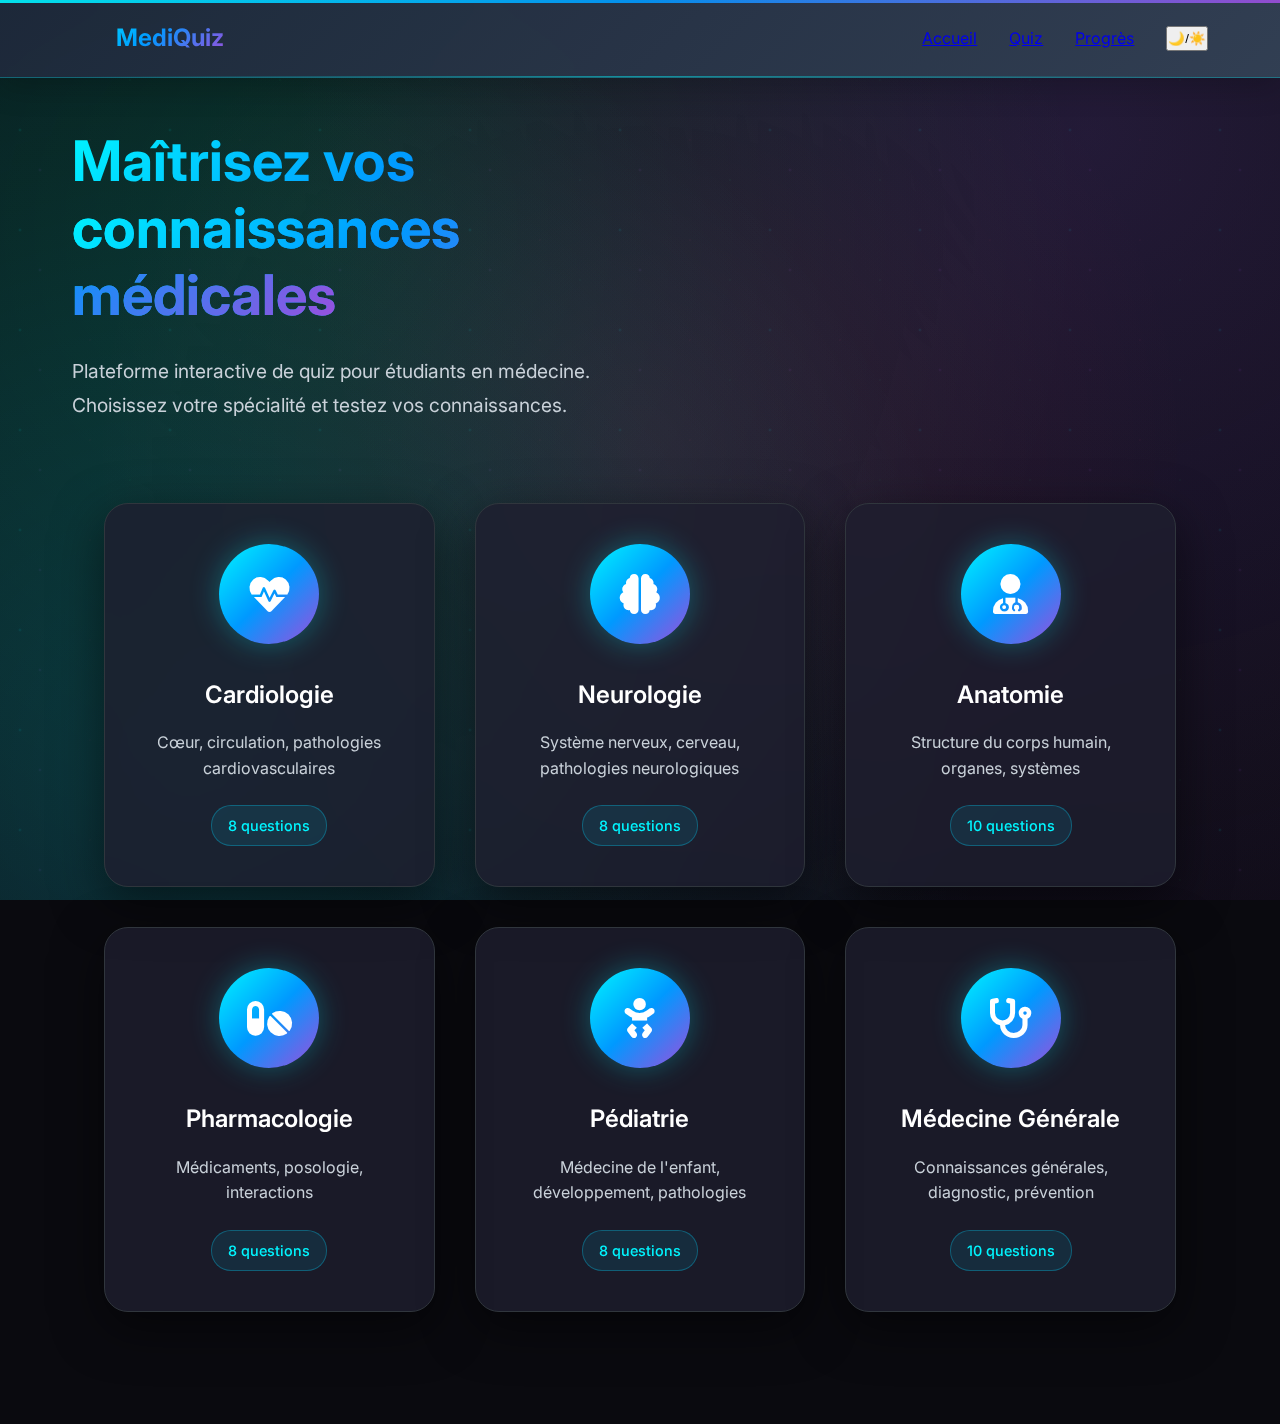
<file: index.html>
<!DOCTYPE html>
<html lang="fr">
<head>
    <meta charset="UTF-8">
    <meta name="viewport" content="width=device-width, initial-scale=1.0, maximum-scale=1.0, user-scalable=no">
    <title>MediQuiz - Plateforme d'apprentissage médical</title>
    <link rel="stylesheet" href="styles.css">
    <link href="https://fonts.googleapis.com/css2?family=Inter:wght@300;400;500;600;700&display=swap" rel="stylesheet">
    <link rel="stylesheet" href="https://cdnjs.cloudflare.com/ajax/libs/font-awesome/6.0.0/css/all.min.css">
</head>
<body>
    <div class="container">
        <!-- Header -->
        <header class="header">
            <nav class="navbar">
                <div class="nav-brand">
                    <i class="fas fa-heartbeat"></i>
                    <span>MediQuiz</span>
                </div>
                <div class="nav-links" id="navLinks">
                    <a href="#" onclick="showHome(); closeMobileMenu()">Accueil</a>
                    <a href="#" onclick="startQuiz(); closeMobileMenu()">Quiz</a>
                    <a href="#" onclick="showProgress(); closeMobileMenu()">Progrès</a>
                    <button onclick="toggleTheme()">🌙/☀️</button>
                </div>
                <button class="mobile-menu-btn" onclick="toggleMobileMenu()" id="mobileMenuBtn">
                    <i class="fas fa-bars"></i>
                </button>
            </nav>
        </header>

        <!-- Hero Section -->
        <section id="home" class="hero">
            <div class="hero-content">
                <div class="hero-text">
                    <h1 class="hero-title">
                        Maîtrisez vos <span class="gradient-text">connaissances médicales</span>
                    </h1>
                    <p class="hero-description">
                        Plateforme interactive de quiz pour étudiants en médecine. 
                        Choisissez votre spécialité et testez vos connaissances.
                    </p>
                </div>
            </div>
            
            <!-- Sélection des thèmes -->
            <div class="themes-grid">
                <div class="theme-card" onclick="startQuiz('cardiologie')">
                    <div class="theme-icon">
                        <i class="fas fa-heartbeat"></i>
                    </div>
                    <h3>Cardiologie</h3>
                    <p>Cœur, circulation, pathologies cardiovasculaires</p>
                    <span class="question-count">8 questions</span>
                </div>
                
                <div class="theme-card" onclick="startQuiz('neurologie')">
                    <div class="theme-icon">
                        <i class="fas fa-brain"></i>
                    </div>
                    <h3>Neurologie</h3>
                    <p>Système nerveux, cerveau, pathologies neurologiques</p>
                    <span class="question-count">8 questions</span>
                </div>
                
                <div class="theme-card" onclick="startQuiz('anatomie')">
                    <div class="theme-icon">
                        <i class="fas fa-user-md"></i>
                    </div>
                    <h3>Anatomie</h3>
                    <p>Structure du corps humain, organes, systèmes</p>
                    <span class="question-count">10 questions</span>
                </div>
                
                <div class="theme-card" onclick="startQuiz('pharmacologie')">
                    <div class="theme-icon">
                        <i class="fas fa-pills"></i>
                    </div>
                    <h3>Pharmacologie</h3>
                    <p>Médicaments, posologie, interactions</p>
                    <span class="question-count">8 questions</span>
                </div>
                
                <div class="theme-card" onclick="startQuiz('pediatrie')">
                    <div class="theme-icon">
                        <i class="fas fa-baby"></i>
                    </div>
                    <h3>Pédiatrie</h3>
                    <p>Médecine de l'enfant, développement, pathologies</p>
                    <span class="question-count">8 questions</span>
                </div>
                
                <div class="theme-card" onclick="startQuiz('general')">
                    <div class="theme-icon">
                        <i class="fas fa-stethoscope"></i>
                    </div>
                    <h3>Médecine Générale</h3>
                    <p>Connaissances générales, diagnostic, prévention</p>
                    <span class="question-count">10 questions</span>
                </div>
            </div>
        </section>

        <!-- Quiz Section -->
        <section id="quiz" class="quiz-section" style="display: none;">
            <div class="quiz-container">
                <div class="quiz-header">
                    <h2>Quiz Médical</h2>
                    <div class="quiz-progress">
                        <div class="progress-bar">
                            <div class="progress-fill" id="progressFill"></div>
                        </div>
                        <span class="progress-text" id="progressText">Question 1 sur 5</span>
                    </div>
                </div>
                
                <div class="quiz-content">
                    <div class="question-card">
                        <h3 class="question-title" id="questionTitle">Chargement...</h3>
                        <div class="answers-grid" id="answersGrid">
                            <!-- Les réponses seront générées dynamiquement -->
                        </div>
                    </div>
                </div>

                <div class="quiz-controls">
                    <button class="btn btn-outline" id="prevBtn" onclick="previousQuestion()" disabled>
                        Précédent
                    </button>
                    <button class="btn btn-primary" id="nextBtn" onclick="nextQuestion()" disabled>
                        Suivant
                    </button>
                </div>
            </div>
        </section>

        <!-- Results Section -->
        <section id="results" class="results-section" style="display: none;">
            <div class="results-container">
                <div class="results-card">
                    <h2>Quiz Terminé!</h2>
                    <div class="score-display">
                        <div class="score-circle">
                            <span class="score-number" id="finalScore">0</span>
                            <span class="score-total">/ 5</span>
                        </div>
                    </div>
                    <p class="score-message" id="scoreMessage"></p>
                    <div class="results-actions">
                        <button class="btn btn-primary" onclick="startQuiz()">
                            Recommencer
                        </button>
                        <button class="btn btn-secondary" onclick="showHome()">
                            Accueil
                        </button>
                    </div>
                </div>
            </div>
        </section>

        <!-- Progress Section -->
        <section id="progress" class="progress-section" style="display: none;">
            <div class="progress-container">
                <h2>Mes Progrès</h2>
                <div class="stats-grid">
                    <div class="stat-card">
                        <h3 id="totalQuizzes">0</h3>
                        <p>Quiz Complétés</p>
                    </div>
                    <div class="stat-card">
                        <h3 id="averageScore">0%</h3>
                        <p>Score Moyen</p>
                    </div>
                </div>
                <button class="btn btn-primary" onclick="startQuiz()">Nouveau Quiz</button>
                <button class="btn btn-secondary" onclick="showHome()">Accueil</button>
            </div>
        </section>
    </div>

    <script>
        // Base de données des quiz par thème
        const quizData = {
            cardiologie: {
                title: "Quiz Cardiologie",
                questions: [
                    {
                        question: "Quelle est la fréquence cardiaque normale au repos pour un adulte ?",
                        answers: ["40-60 bpm", "60-100 bpm", "100-120 bpm", "120-140 bpm"],
                        correct: 1
                    },
                    {
                        question: "Quelle valve sépare l'oreillette gauche du ventricule gauche ?",
                        answers: ["Valve tricuspide", "Valve mitrale", "Valve aortique", "Valve pulmonaire"],
                        correct: 1
                    },
                    {
                        question: "Quel est le principal facteur de risque de l'infarctus du myocarde ?",
                        answers: ["L'âge", "L'athérosclérose", "Le stress", "L'obésité"],
                        correct: 1
                    },
                    {
                        question: "Quelle artère irrigue le muscle cardiaque ?",
                        answers: ["Artère carotide", "Artère coronaire", "Artère fémorale", "Artère rénale"],
                        correct: 1
                    },
                    {
                        question: "Que signifie ECG ?",
                        answers: ["Électrocardiogramme", "Échocardiographie", "Électroencéphalogramme", "Échographie cardiaque"],
                        correct: 0
                    },
                    {
                        question: "Quelle est la pression artérielle normale ?",
                        answers: ["90/60 mmHg", "120/80 mmHg", "140/90 mmHg", "160/100 mmHg"],
                        correct: 1
                    },
                    {
                        question: "Combien de chambres possède le cœur humain ?",
                        answers: ["2", "3", "4", "5"],
                        correct: 2
                    },
                    {
                        question: "Quel médicament est couramment utilisé pour traiter l'hypertension ?",
                        answers: ["Aspirine", "Inhibiteur de l'ECA", "Paracétamol", "Antibiotique"],
                        correct: 1
                    }
                ]
            },
            neurologie: {
                title: "Quiz Neurologie",
                questions: [
                    {
                        question: "Combien de paires de nerfs crâniens existe-t-il ?",
                        answers: ["10", "12", "14", "16"],
                        correct: 1
                    },
                    {
                        question: "Quelle partie du cerveau contrôle l'équilibre ?",
                        answers: ["Cervelet", "Cortex", "Thalamus", "Hypothalamus"],
                        correct: 0
                    },
                    {
                        question: "Qu'est-ce que la maladie d'Alzheimer affecte principalement ?",
                        answers: ["La mémoire", "La vision", "L'audition", "Le goût"],
                        correct: 0
                    },
                    {
                        question: "Quel neurotransmetteur est déficient dans la maladie de Parkinson ?",
                        answers: ["Sérotonine", "Dopamine", "Acétylcholine", "GABA"],
                        correct: 1
                    },
                    {
                        question: "Que signifie AVC ?",
                        answers: ["Accident Vasculaire Cérébral", "Artère Vertébrale Comprimée", "Anévrisme Vasculaire Crânien", "Artériosclérose Vasculaire Chronique"],
                        correct: 0
                    },
                    {
                        question: "Quelle est la fonction principale du liquide céphalo-rachidien ?",
                        answers: ["Nutrition", "Protection", "Circulation", "Toutes les réponses"],
                        correct: 3
                    },
                    {
                        question: "Où se trouve le centre de la parole (aire de Broca) ?",
                        answers: ["Lobe frontal gauche", "Lobe pariétal", "Lobe temporal", "Lobe occipital"],
                        correct: 0
                    },
                    {
                        question: "Quel examen permet de visualiser l'activité électrique du cerveau ?",
                        answers: ["IRM", "Scanner", "EEG", "Échographie"],
                        correct: 2
                    }
                ]
            },
            anatomie: {
                title: "Quiz Anatomie",
                questions: [
                    {
                        question: "Quel est le plus grand organe du corps humain ?",
                        answers: ["Foie", "Poumons", "Peau", "Cerveau"],
                        correct: 2
                    },
                    {
                        question: "Combien d'os compte le squelette humain adulte ?",
                        answers: ["206", "208", "210", "212"],
                        correct: 0
                    },
                    {
                        question: "Quel muscle est le plus puissant du corps ?",
                        answers: ["Biceps", "Quadriceps", "Masséter", "Grand fessier"],
                        correct: 2
                    },
                    {
                        question: "Où se trouvent les cordes vocales ?",
                        answers: ["Pharynx", "Larynx", "Trachée", "Œsophage"],
                        correct: 1
                    },
                    {
                        question: "Combien de vertèbres compte la colonne vertébrale ?",
                        answers: ["31", "33", "35", "37"],
                        correct: 1
                    },
                    {
                        question: "Quel organe produit la bile ?",
                        answers: ["Pancréas", "Rate", "Foie", "Vésicule biliaire"],
                        correct: 2
                    },
                    {
                        question: "Combien de côtes possède l'être humain ?",
                        answers: ["22", "24", "26", "28"],
                        correct: 1
                    },
                    {
                        question: "Quelle est la plus petite unité fonctionnelle du rein ?",
                        answers: ["Glomérule", "Néphron", "Tubule", "Calice"],
                        correct: 1
                    },
                    {
                        question: "Dans quel organe se trouve l'iris ?",
                        answers: ["Oreille", "Nez", "Œil", "Bouche"],
                        correct: 2
                    },
                    {
                        question: "Quel est l'os le plus long du corps humain ?",
                        answers: ["Tibia", "Humérus", "Fémur", "Radius"],
                        correct: 2
                    }
                ]
            },
            pharmacologie: {
                title: "Quiz Pharmacologie",
                questions: [
                    {
                        question: "Quel médicament est un anticoagulant ?",
                        answers: ["Aspirine", "Warfarine", "Paracétamol", "Ibuprofène"],
                        correct: 1
                    },
                    {
                        question: "Quelle voie d'administration est la plus rapide ?",
                        answers: ["Orale", "Intraveineuse", "Intramusculaire", "Sous-cutanée"],
                        correct: 1
                    },
                    {
                        question: "Qu'est-ce qu'un effet secondaire ?",
                        answers: ["Effet thérapeutique", "Effet indésirable", "Effet placebo", "Effet synergique"],
                        correct: 1
                    },
                    {
                        question: "Quel organe métabolise principalement les médicaments ?",
                        answers: ["Rein", "Foie", "Poumon", "Cœur"],
                        correct: 1
                    },
                    {
                        question: "Que signifie DCI ?",
                        answers: ["Dose Clinique Initiale", "Dénomination Commune Internationale", "Durée de Conservation Indiquée", "Diagnostic Clinique Initial"],
                        correct: 1
                    },
                    {
                        question: "Quel antibiotique est contre-indiqué chez la femme enceinte ?",
                        answers: ["Amoxicilline", "Tétracycline", "Pénicilline", "Érythromycine"],
                        correct: 1
                    },
                    {
                        question: "Qu'est-ce que la biodisponibilité ?",
                        answers: ["Toxicité du médicament", "Fraction active absorbée", "Durée d'action", "Voie d'élimination"],
                        correct: 1
                    },
                    {
                        question: "Quel médicament traite spécifiquement la douleur ?",
                        answers: ["Antalgique", "Antibiotique", "Antifongique", "Antiviral"],
                        correct: 0
                    }
                ]
            },
            pediatrie: {
                title: "Quiz Pédiatrie",
                questions: [
                    {
                        question: "À quel âge un enfant commence-t-il généralement à marcher ?",
                        answers: ["8-10 mois", "10-12 mois", "12-15 mois", "15-18 mois"],
                        correct: 2
                    },
                    {
                        question: "Quel vaccin est administré à la naissance ?",
                        answers: ["ROR", "DTC", "BCG", "Polio"],
                        correct: 2
                    },
                    {
                        question: "Quelle est la température normale chez un nourrisson ?",
                        answers: ["36-37°C", "37-38°C", "38-39°C", "35-36°C"],
                        correct: 0
                    },
                    {
                        question: "À quel âge ferme la fontanelle antérieure ?",
                        answers: ["6 mois", "12 mois", "18 mois", "24 mois"],
                        correct: 2
                    },
                    {
                        question: "Quelle maladie infantile provoque des taches de Koplik ?",
                        answers: ["Varicelle", "Rougeole", "Rubéole", "Scarlatine"],
                        correct: 1
                    },
                    {
                        question: "Jusqu'à quel âge l'allaitement maternel exclusif est-il recommandé ?",
                        answers: ["3 mois", "4 mois", "6 mois", "8 mois"],
                        correct: 2
                    },
                    {
                        question: "Quel réflexe disparaît vers 3-4 mois ?",
                        answers: ["Réflexe de Moro", "Réflexe de succion", "Réflexe de marche", "Réflexe de préhension"],
                        correct: 0
                    },
                    {
                        question: "Quelle est la principale cause de mortalité infantile ?",
                        answers: ["Infections", "Malformations", "Prématurité", "Accidents"],
                        correct: 2
                    }
                ]
            },
            general: {
                title: "Quiz Médecine Générale",
                questions: [
                    {
                        question: "Quel organe produit l'insuline ?",
                        answers: ["Foie", "Rein", "Pancréas", "Rate"],
                        correct: 2
                    },
                    {
                        question: "Quelle vitamine est synthétisée par la peau ?",
                        answers: ["Vitamine A", "Vitamine C", "Vitamine D", "Vitamine K"],
                        correct: 2
                    },
                    {
                        question: "Quel est le taux normal de glycémie à jeun ?",
                        answers: ["0.7-1.1 g/L", "1.2-1.5 g/L", "1.6-2.0 g/L", "2.1-2.5 g/L"],
                        correct: 0
                    },
                    {
                        question: "Combien de temps dure une grossesse normale ?",
                        answers: ["36 semaines", "38 semaines", "40 semaines", "42 semaines"],
                        correct: 2
                    },
                    {
                        question: "Quel examen permet de dépister le cancer du col de l'utérus ?",
                        answers: ["Mammographie", "Frottis cervical", "Échographie", "IRM"],
                        correct: 1
                    },
                    {
                        question: "Quelle maladie est causée par un déficit en vitamine C ?",
                        answers: ["Scorbut", "Rachitisme", "Béribéri", "Pellagre"],
                        correct: 0
                    },
                    {
                        question: "Quel est l'agent pathogène de la tuberculose ?",
                        answers: ["Virus", "Bactérie", "Champignon", "Parasite"],
                        correct: 1
                    },
                    {
                        question: "Quelle est la durée de vie moyenne d'un globule rouge ?",
                        answers: ["30 jours", "60 jours", "90 jours", "120 jours"],
                        correct: 3
                    },
                    {
                        question: "Quel organe filtre le sang ?",
                        answers: ["Foie", "Rein", "Rate", "Poumon"],
                        correct: 1
                    },
                    {
                        question: "Combien de groupes sanguins principaux existe-t-il dans le système ABO ?",
                        answers: ["2", "3", "4", "5"],
                        correct: 2
                    }
                ]
            }
        };

        // Variables
        let currentQuestion = 0;
        let selectedAnswers = [];
        let score = 0;
        let currentQuiz = null;
        let currentTheme = '';

        // Fonctions principales
        function showHome() {
            document.getElementById('home').style.display = 'block';
            document.getElementById('quiz').style.display = 'none';
            document.getElementById('results').style.display = 'none';
            document.getElementById('progress').style.display = 'none';
        }

        function showProgress() {
            document.getElementById('home').style.display = 'none';
            document.getElementById('quiz').style.display = 'none';
            document.getElementById('results').style.display = 'none';
            document.getElementById('progress').style.display = 'block';
            updateProgress();
        }

        function startQuiz(theme = 'general') {
            currentTheme = theme;
            currentQuiz = quizData[theme];
            currentQuestion = 0;
            selectedAnswers = [];
            score = 0;
            
            document.getElementById('home').style.display = 'none';
            document.getElementById('quiz').style.display = 'block';
            document.getElementById('results').style.display = 'none';
            document.getElementById('progress').style.display = 'none';
            
            // Mettre à jour le titre du quiz
            document.querySelector('#quiz h2').textContent = currentQuiz.title;
            
            displayQuestion();
        }

        function displayQuestion() {
            const q = currentQuiz.questions[currentQuestion];
            document.getElementById('questionTitle').textContent = q.question;
            
            const progress = ((currentQuestion + 1) / currentQuiz.questions.length) * 100;
            document.getElementById('progressFill').style.width = progress + '%';
            document.getElementById('progressText').textContent = `Question ${currentQuestion + 1} sur ${currentQuiz.questions.length}`;
            
            const grid = document.getElementById('answersGrid');
            grid.innerHTML = '';
            
            q.answers.forEach((answer, index) => {
                const div = document.createElement('div');
                div.className = 'answer-option';
                div.textContent = answer;
                div.onclick = () => selectAnswer(index);
                
                // Restaurer la sélection si elle existe
                if (selectedAnswers[currentQuestion] === index) {
                    div.classList.add('selected');
                }
                
                grid.appendChild(div);
            });
            
            document.getElementById('prevBtn').disabled = currentQuestion === 0;
            document.getElementById('nextBtn').disabled = selectedAnswers[currentQuestion] === undefined;
        }

        function selectAnswer(index) {
            selectedAnswers[currentQuestion] = index;
            
            const options = document.querySelectorAll('.answer-option');
            options.forEach(opt => opt.classList.remove('selected'));
            options[index].classList.add('selected');
            
            document.getElementById('nextBtn').disabled = false;
        }

        function nextQuestion() {
            if (currentQuestion < currentQuiz.questions.length - 1) {
                currentQuestion++;
                displayQuestion();
            } else {
                finishQuiz();
            }
        }

        function previousQuestion() {
            if (currentQuestion > 0) {
                currentQuestion--;
                displayQuestion();
            }
        }

        function finishQuiz() {
            score = 0;
            selectedAnswers.forEach((answer, index) => {
                if (answer === currentQuiz.questions[index].correct) {
                    score++;
                }
            });
            
            document.getElementById('quiz').style.display = 'none';
            document.getElementById('results').style.display = 'block';
            document.getElementById('finalScore').textContent = score;
            
            const total = currentQuiz.questions.length;
            const percentage = (score / total) * 100;
            
            let message = '';
            if (percentage >= 80) message = `Excellent ! Vous maîtrisez la ${currentTheme} !`;
            else if (percentage >= 60) message = `Bien joué ! Continuez vos efforts en ${currentTheme}.`;
            else message = `Il faut réviser la ${currentTheme}. Ne vous découragez pas !`;
            
            document.getElementById('scoreMessage').textContent = message;
            document.querySelector('#results .score-total').textContent = `/ ${total}`;
            
            saveScore();
        }

        function saveScore() {
            let scores = JSON.parse(localStorage.getItem('scores') || '[]');
            scores.push({
                theme: currentTheme,
                score: score,
                total: currentQuiz.questions.length,
                date: new Date().toLocaleDateString()
            });
            localStorage.setItem('scores', JSON.stringify(scores));
        }

        function updateProgress() {
            let scores = JSON.parse(localStorage.getItem('scores') || '[]');
            document.getElementById('totalQuizzes').textContent = scores.length;
            
            if (scores.length > 0) {
                const totalPoints = scores.reduce((sum, s) => sum + s.score, 0);
                const totalPossible = scores.reduce((sum, s) => sum + s.total, 0);
                const avg = (totalPoints / totalPossible) * 100;
                document.getElementById('averageScore').textContent = Math.round(avg) + '%';
            }
        }

        function toggleTheme() {
            if (document.documentElement.hasAttribute('data-theme')) {
                document.documentElement.removeAttribute('data-theme');
            } else {
                document.documentElement.setAttribute('data-theme', 'light');
            }
        }

        // Fonctions pour le menu mobile
        function toggleMobileMenu() {
            const navLinks = document.getElementById('navLinks');
            const menuBtn = document.getElementById('mobileMenuBtn');
            const icon = menuBtn.querySelector('i');
            
            navLinks.classList.toggle('mobile-open');
            
            if (navLinks.classList.contains('mobile-open')) {
                icon.className = 'fas fa-times';
            } else {
                icon.className = 'fas fa-bars';
            }
        }

        function closeMobileMenu() {
            const navLinks = document.getElementById('navLinks');
            const menuBtn = document.getElementById('mobileMenuBtn');
            const icon = menuBtn.querySelector('i');
            
            navLinks.classList.remove('mobile-open');
            icon.className = 'fas fa-bars';
        }

        // Fermer le menu mobile quand on clique ailleurs
        document.addEventListener('click', function(event) {
            const navLinks = document.getElementById('navLinks');
            const menuBtn = document.getElementById('mobileMenuBtn');
            
            if (!menuBtn.contains(event.target) && !navLinks.contains(event.target)) {
                closeMobileMenu();
            }
        });
    </script>
</body>
</html>
</file>
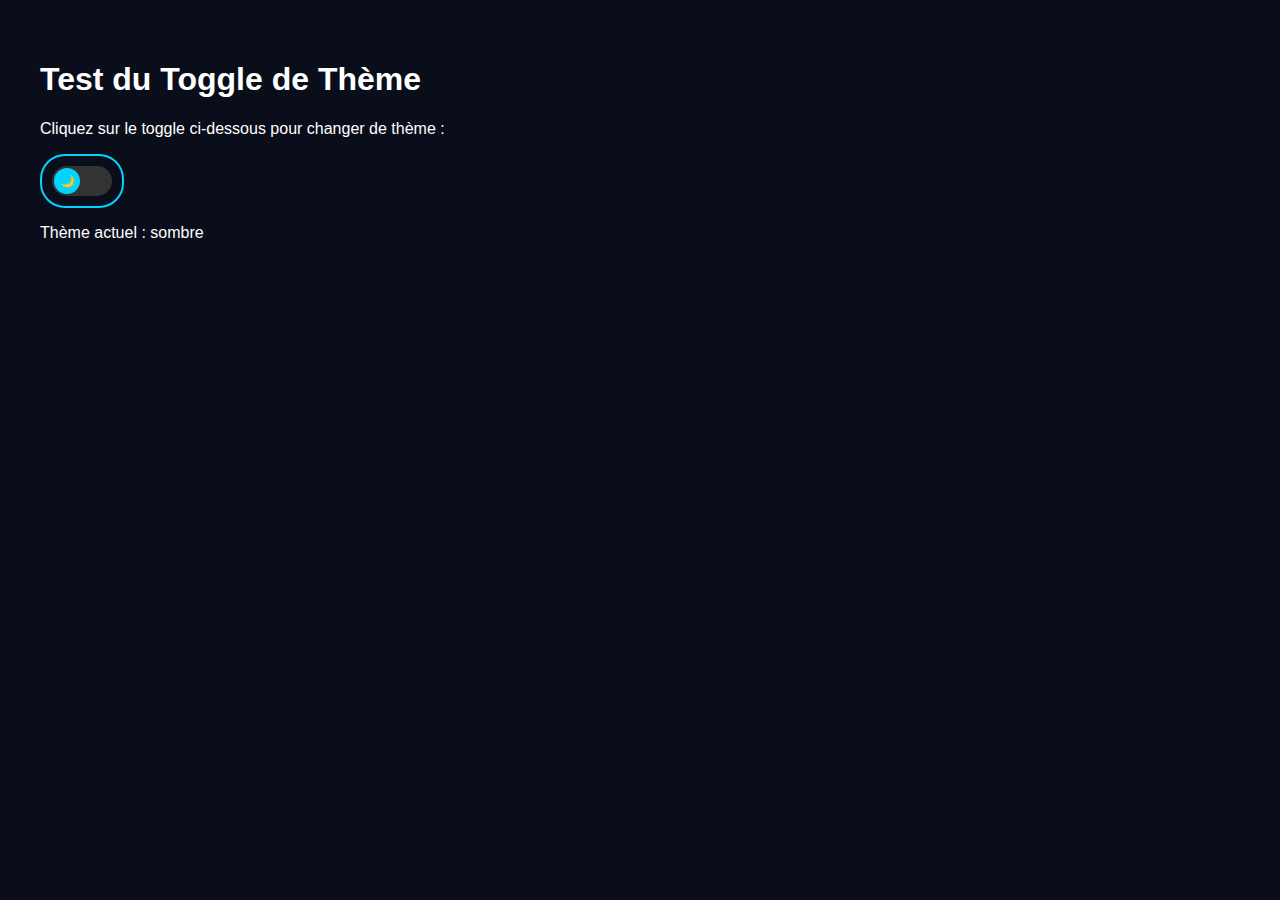
<file: test-theme.html>
<!DOCTYPE html>
<html lang="fr">
<head>
    <meta charset="UTF-8">
    <meta name="viewport" content="width=device-width, initial-scale=1.0">
    <title>Test Toggle Thème</title>
    <style>
        :root {
            --bg-color: #0a0e1a;
            --text-color: #ffffff;
            --primary-color: #00d4ff;
        }
        
        [data-theme="light"] {
            --bg-color: #f7fafc;
            --text-color: #1a202c;
            --primary-color: #0066cc;
        }
        
        body {
            background: var(--bg-color);
            color: var(--text-color);
            font-family: Arial, sans-serif;
            padding: 2rem;
            transition: all 0.3s ease;
        }
        
        .theme-toggle {
            display: inline-flex;
            align-items: center;
            cursor: pointer;
            padding: 10px;
            border: 2px solid var(--primary-color);
            border-radius: 25px;
            background: var(--bg-color);
        }
        
        .toggle-track {
            width: 60px;
            height: 30px;
            background: #333;
            border-radius: 15px;
            position: relative;
            transition: all 0.3s ease;
        }
        
        .toggle-thumb {
            width: 26px;
            height: 26px;
            background: var(--primary-color);
            border-radius: 50%;
            position: absolute;
            top: 2px;
            left: 2px;
            transition: all 0.3s ease;
            display: flex;
            align-items: center;
            justify-content: center;
            color: white;
            font-size: 12px;
        }
        
        [data-theme="light"] .toggle-thumb {
            left: 32px;
        }
    </style>
</head>
<body>
    <h1>Test du Toggle de Thème</h1>
    <p>Cliquez sur le toggle ci-dessous pour changer de thème :</p>
    
    <div class="theme-toggle" onclick="toggleTheme()">
        <div class="toggle-track">
            <div class="toggle-thumb">
                🌙
            </div>
        </div>
    </div>
    
    <p>Thème actuel : <span id="current-theme">sombre</span></p>
    
    <script>
        function toggleTheme() {
            console.log('Toggle clicked!');
            const currentTheme = document.documentElement.getAttribute('data-theme');
            const newTheme = currentTheme === 'light' ? 'dark' : 'light';
            
            if (newTheme === 'light') {
                document.documentElement.setAttribute('data-theme', 'light');
                document.querySelector('.toggle-thumb').textContent = '☀️';
                document.getElementById('current-theme').textContent = 'clair';
            } else {
                document.documentElement.removeAttribute('data-theme');
                document.querySelector('.toggle-thumb').textContent = '🌙';
                document.getElementById('current-theme').textContent = 'sombre';
            }
            
            localStorage.setItem('theme', newTheme);
        }
        
        // Initialiser
        const savedTheme = localStorage.getItem('theme') || 'dark';
        if (savedTheme === 'light') {
            toggleTheme();
        }
    </script>
</body>
</html>
</file>
<file: styles.css>
/* Variables CSS - Thème Sombre Ultra-Moderne */
:root {
  --primary-color: #00f5ff;
  --secondary-color: #0099ff;
  --accent-color: #ff3366;
  --accent-secondary: #9d4edd;
  --bg-primary: #0a0a0f;
  --bg-secondary: #151520;
  --bg-card: #1e1e2e;
  --bg-glass: rgba(30, 30, 46, 0.8);
  --text-primary: #ffffff;
  --text-secondary: #c9d1d9;
  --text-muted: #8b949e;
  --border-color: #30363d;
  --success-color: #00ff88;
  --error-color: #ff4757;
  --warning-color: #ffa502;
  --gradient-primary: linear-gradient(
    135deg,
    #00f5ff 0%,
    #0099ff 50%,
    #9d4edd 100%
  );
  --gradient-secondary: linear-gradient(135deg, #667eea 0%, #764ba2 100%);
  --gradient-accent: linear-gradient(135deg, #ff3366 0%, #ff6b9d 100%);
  --gradient-success: linear-gradient(135deg, #00ff88 0%, #00cc6a 100%);
  --shadow-primary: 0 20px 60px rgba(0, 245, 255, 0.4);
  --shadow-card: 0 15px 50px rgba(0, 0, 0, 0.5);
  --shadow-glow: 0 0 30px rgba(0, 245, 255, 0.3);
  --theme-transition: all 0.4s cubic-bezier(0.4, 0, 0.2, 1);
  --blur-amount: 20px;
}

/* Variables CSS - Thème Clair Ultra-Moderne */
[data-theme="light"] {
  --primary-color: #0066ff;
  --secondary-color: #0052cc;
  --accent-color: #ff3366;
  --accent-secondary: #8b5cf6;
  --bg-primary: #fafbfc;
  --bg-secondary: #f1f3f4;
  --bg-card: #ffffff;
  --bg-glass: rgba(255, 255, 255, 0.9);
  --text-primary: #1a1a1a;
  --text-secondary: #4a5568;
  --text-muted: #718096;
  --border-color: #e1e4e8;
  --success-color: #00cc6a;
  --error-color: #ff4757;
  --warning-color: #ffa502;
  --gradient-primary: linear-gradient(
    135deg,
    #0066ff 0%,
    #0052cc 50%,
    #8b5cf6 100%
  );
  --gradient-secondary: linear-gradient(135deg, #667eea 0%, #764ba2 100%);
  --gradient-accent: linear-gradient(135deg, #ff3366 0%, #ff6b9d 100%);
  --gradient-success: linear-gradient(135deg, #00cc6a 0%, #00a855 100%);
  --shadow-primary: 0 20px 60px rgba(0, 102, 255, 0.25);
  --shadow-card: 0 15px 50px rgba(0, 0, 0, 0.08);
  --shadow-glow: 0 0 30px rgba(0, 102, 255, 0.2);
}

/* Reset et base */
* {
  margin: 0;
  padding: 0;
  box-sizing: border-box;
}

body {
  font-family: "Inter", sans-serif;
  background: var(--bg-primary);
  transition: var(--theme-transition);
  color: var(--text-primary);
  line-height: 1.6;
  overflow-x: hidden;
  position: relative;
}

/* Particules animées en arrière-plan */
body::after {
  content: "";
  position: fixed;
  top: 0;
  left: 0;
  width: 100%;
  height: 100%;
  background-image: radial-gradient(
      2px 2px at 20px 30px,
      rgba(0, 245, 255, 0.3),
      transparent
    ),
    radial-gradient(2px 2px at 40px 70px, rgba(157, 78, 221, 0.3), transparent),
    radial-gradient(1px 1px at 90px 40px, rgba(255, 51, 102, 0.3), transparent),
    radial-gradient(1px 1px at 130px 80px, rgba(0, 255, 136, 0.3), transparent);
  background-repeat: repeat;
  background-size: 150px 100px;
  animation: particlesMove 20s linear infinite;
  z-index: -2;
  opacity: 0.4;
}

@keyframes particlesMove {
  0% {
    transform: translate(0, 0);
  }
  100% {
    transform: translate(-150px, -100px);
  }
}

.container {
  min-height: 100vh;
  position: relative;
}

/* Background animé ultra-moderne */
body::before {
  content: "";
  position: fixed;
  top: 0;
  left: 0;
  width: 100%;
  height: 100%;
  background: radial-gradient(
      circle at 15% 85%,
      rgba(0, 245, 255, 0.15) 0%,
      transparent 60%
    ),
    radial-gradient(
      circle at 85% 15%,
      rgba(157, 78, 221, 0.15) 0%,
      transparent 60%
    ),
    radial-gradient(
      circle at 50% 50%,
      rgba(255, 51, 102, 0.1) 0%,
      transparent 70%
    ),
    radial-gradient(
      circle at 25% 25%,
      rgba(0, 255, 136, 0.1) 0%,
      transparent 65%
    ),
    linear-gradient(
      135deg,
      rgba(0, 245, 255, 0.05) 0%,
      rgba(157, 78, 221, 0.05) 100%
    );
  z-index: -1;
  animation: backgroundShift 25s ease-in-out infinite;
  transition: var(--theme-transition);
}

/* Background pour thème clair */
[data-theme="light"] body::before {
  background: radial-gradient(
      circle at 15% 85%,
      rgba(0, 102, 255, 0.08) 0%,
      transparent 60%
    ),
    radial-gradient(
      circle at 85% 15%,
      rgba(139, 92, 246, 0.08) 0%,
      transparent 60%
    ),
    radial-gradient(
      circle at 50% 50%,
      rgba(255, 51, 102, 0.06) 0%,
      transparent 70%
    ),
    radial-gradient(
      circle at 25% 25%,
      rgba(0, 204, 106, 0.06) 0%,
      transparent 65%
    ),
    linear-gradient(
      135deg,
      rgba(0, 102, 255, 0.03) 0%,
      rgba(139, 92, 246, 0.03) 100%
    );
}

@keyframes backgroundShift {
  0%,
  100% {
    transform: translateX(0) translateY(0) rotate(0deg) scale(1);
    filter: hue-rotate(0deg);
  }
  25% {
    transform: translateX(-30px) translateY(-30px) rotate(1deg) scale(1.02);
    filter: hue-rotate(90deg);
  }
  50% {
    transform: translateX(30px) translateY(-20px) rotate(-1deg) scale(0.98);
    filter: hue-rotate(180deg);
  }
  75% {
    transform: translateX(-20px) translateY(30px) rotate(0.5deg) scale(1.01);
    filter: hue-rotate(270deg);
  }
}

/* Header Ultra-Moderne avec couleurs agréables */
.header {
  position: fixed;
  top: 0;
  width: 100%;
  background: linear-gradient(
    135deg,
    rgba(30, 41, 59, 0.95) 0%,
    rgba(51, 65, 85, 0.95) 100%
  );
  backdrop-filter: blur(20px);
  border-bottom: 1px solid rgba(0, 245, 255, 0.3);
  z-index: 1000;
  transition: var(--theme-transition);
  box-shadow: 0 8px 32px rgba(0, 0, 0, 0.2);
}

.header::before {
  content: "";
  position: absolute;
  top: 0;
  left: 0;
  right: 0;
  height: 3px;
  background: linear-gradient(90deg, #00f5ff 0%, #0099ff 50%, #9d4edd 100%);
  opacity: 0.9;
  animation: headerGlow 4s ease-in-out infinite;
}

@keyframes headerGlow {
  0%,
  100% {
    opacity: 0.9;
    transform: scaleX(1);
  }
  50% {
    opacity: 1;
    transform: scaleX(1.02);
  }
}

.navbar {
  display: flex;
  justify-content: space-between;
  align-items: center;
  padding: 1.2rem 2rem;
  max-width: 1200px;
  margin: 0 auto;
  position: relative;
}

.navbar::after {
  content: "";
  position: absolute;
  bottom: 0;
  left: 2rem;
  right: 2rem;
  height: 1px;
  background: linear-gradient(
    90deg,
    transparent,
    rgba(0, 245, 255, 0.6),
    transparent
  );
  opacity: 0.8;
}

.nav-brand {
  display: flex;
  align-items: center;
  gap: 0.5rem;
  font-size: 1.5rem;
  font-weight: 700;
  background: var(--gradient-primary);
  -webkit-background-clip: text;
  -webkit-text-fill-color: transparent;
  background-clip: text;
  position: relative;
}

.nav-brand::after {
  content: "";
  position: absolute;
  bottom: -2px;
  left: 0;
  right: 0;
  height: 2px;
  background: var(--gradient-primary);
  border-radius: 1px;
  transform: scaleX(0);
  transition: transform 0.3s ease;
}

.nav-brand:hover::after {
  transform: scaleX(1);
}

.nav-brand i {
  font-size: 2rem;
  animation: heartbeat 2s infinite;
  filter: drop-shadow(0 0 10px rgba(0, 245, 255, 0.5));
}

@keyframes heartbeat {
  0%,
  100% {
    transform: scale(1);
    filter: drop-shadow(0 0 10px rgba(0, 245, 255, 0.5));
  }
  25% {
    transform: scale(1.1);
    filter: drop-shadow(0 0 20px rgba(0, 245, 255, 0.8));
  }
  50% {
    transform: scale(1.05);
    filter: drop-shadow(0 0 15px rgba(0, 245, 255, 0.6));
  }
  75% {
    transform: scale(1.15);
    filter: drop-shadow(0 0 25px rgba(0, 245, 255, 1));
  }
}

.nav-links {
  display: flex;
  gap: 2rem;
}

.nav-link {
  color: rgba(255, 255, 255, 0.9);
  text-decoration: none;
  font-weight: 600;
  transition: all 0.3s cubic-bezier(0.4, 0, 0.2, 1);
  position: relative;
  padding: 0.75rem 1.25rem;
  border-radius: 12px;
  background: rgba(255, 255, 255, 0.05);
  border: 1px solid rgba(255, 255, 255, 0.1);
}

.nav-link:hover {
  color: #ffffff;
  background: linear-gradient(
    135deg,
    rgba(0, 245, 255, 0.2) 0%,
    rgba(157, 78, 221, 0.2) 100%
  );
  transform: translateY(-2px);
  box-shadow: 0 8px 25px rgba(0, 245, 255, 0.4);
  border-color: rgba(0, 245, 255, 0.5);
}

.nav-link.active {
  color: #ffffff;
  background: linear-gradient(135deg, #00f5ff 0%, #9d4edd 100%);
  box-shadow: 0 0 20px rgba(0, 245, 255, 0.5);
  border-color: transparent;
}

.nav-link::after {
  content: "";
  position: absolute;
  bottom: -8px;
  left: 50%;
  transform: translateX(-50%);
  width: 0;
  height: 3px;
  background: var(--gradient-primary);
  border-radius: 2px;
  transition: width 0.4s cubic-bezier(0.4, 0, 0.2, 1);
}

.nav-link:hover::after,
.nav-link.active::after {
  width: 80%;
}

/* Menu hamburger pour mobile */
.mobile-menu-btn {
  display: none;
  background: linear-gradient(
    135deg,
    rgba(0, 245, 255, 0.1) 0%,
    rgba(157, 78, 221, 0.1) 100%
  );
  border: 1px solid rgba(0, 245, 255, 0.3);
  color: rgba(255, 255, 255, 0.9);
  font-size: 1.5rem;
  cursor: pointer;
  padding: 0.75rem;
  border-radius: 12px;
  transition: all 0.3s ease;
  box-shadow: 0 4px 15px rgba(0, 0, 0, 0.1);
}

.mobile-menu-btn:hover {
  background: linear-gradient(
    135deg,
    rgba(0, 245, 255, 0.2) 0%,
    rgba(157, 78, 221, 0.2) 100%
  );
  color: #ffffff;
  transform: translateY(-2px);
  box-shadow: 0 8px 25px rgba(0, 245, 255, 0.3);
}

@media (max-width: 768px) {
  .mobile-menu-btn {
    display: block;
  }

  .nav-links {
    display: none;
    position: absolute;
    top: 100%;
    left: 1rem;
    right: 1rem;
    background: linear-gradient(
      135deg,
      rgba(30, 41, 59, 0.98) 0%,
      rgba(51, 65, 85, 0.98) 100%
    );
    backdrop-filter: blur(20px);
    border: 1px solid rgba(0, 245, 255, 0.2);
    border-radius: 16px;
    flex-direction: column;
    padding: 1.5rem;
    gap: 0.75rem;
    z-index: 1000;
    box-shadow: 0 20px 40px rgba(0, 0, 0, 0.3);
    animation: slideDown 0.3s ease-out;
  }

  @keyframes slideDown {
    from {
      opacity: 0;
      transform: translateY(-10px);
    }
    to {
      opacity: 1;
      transform: translateY(0);
    }
  }

  .nav-links.mobile-open {
    display: flex;
  }

  .nav-link {
    width: 100%;
    text-align: center;
    padding: 1rem 1.5rem;
    background: linear-gradient(
      135deg,
      rgba(255, 255, 255, 0.08) 0%,
      rgba(255, 255, 255, 0.05) 100%
    );
    border: 1px solid rgba(255, 255, 255, 0.1);
    border-radius: 12px;
    margin: 0;
    color: rgba(255, 255, 255, 0.9);
    font-weight: 500;
  }

  .nav-link:hover {
    background: linear-gradient(
      135deg,
      rgba(0, 245, 255, 0.15) 0%,
      rgba(157, 78, 221, 0.15) 100%
    );
    border-color: rgba(0, 245, 255, 0.4);
    color: #ffffff;
    transform: translateY(-1px);
  }

  .nav-link.active {
    background: linear-gradient(135deg, #00f5ff 0%, #9d4edd 100%);
    border-color: transparent;
    color: #ffffff;
  }

  .nav-link::after {
    display: none;
  }
}

/* Hero Section */
.hero {
  padding: 8rem 2rem 4rem;
  max-width: 1200px;
  margin: 0 auto;
}

.hero-content {
  display: grid;
  grid-template-columns: 1fr 1fr;
  gap: 4rem;
  align-items: center;
}

.hero-title {
  font-size: 3.5rem;
  font-weight: 700;
  line-height: 1.2;
  margin-bottom: 1.5rem;
}

.gradient-text {
  background: var(--gradient-primary);
  -webkit-background-clip: text;
  -webkit-text-fill-color: transparent;
  background-clip: text;
}

.hero-description {
  font-size: 1.2rem;
  color: var(--text-secondary);
  margin-bottom: 2rem;
  line-height: 1.8;
}

.hero-buttons {
  display: flex;
  gap: 1rem;
}

/* Boutons */
.btn {
  padding: 1rem 2rem;
  border: none;
  border-radius: 12px;
  font-size: 1rem;
  font-weight: 600;
  cursor: pointer;
  transition: all 0.3s ease;
  display: flex;
  align-items: center;
  gap: 0.5rem;
  text-decoration: none;
}

.btn-primary {
  background: var(--gradient-primary);
  color: white;
  box-shadow: var(--shadow-primary);
}

.btn-primary:hover {
  transform: translateY(-2px);
  box-shadow: 0 15px 40px rgba(0, 212, 255, 0.4);
}

.btn-secondary {
  background: var(--bg-card);
  color: var(--text-primary);
  border: 1px solid var(--border-color);
}

.btn-secondary:hover {
  background: var(--bg-secondary);
  transform: translateY(-2px);
}

.btn-outline {
  background: transparent;
  color: var(--text-secondary);
  border: 1px solid var(--border-color);
}

.btn-outline:hover {
  background: var(--bg-card);
  color: var(--text-primary);
}

.btn:disabled {
  opacity: 0.5;
  cursor: not-allowed;
  transform: none !important;
}

/* Visualisation médicale */
.hero-image {
  display: flex;
  justify-content: center;
  align-items: center;
}

.medical-visual {
  position: relative;
  width: 400px;
  height: 400px;
}

.dna-helix {
  position: absolute;
  top: 50%;
  left: 50%;
  transform: translate(-50%, -50%);
  width: 200px;
  height: 300px;
}

.helix-strand {
  position: absolute;
  width: 4px;
  height: 100%;
  background: var(--gradient-primary);
  border-radius: 2px;
  animation: rotate 10s linear infinite;
}

.helix-strand:nth-child(1) {
  left: 30%;
  animation-delay: 0s;
}

.helix-strand:nth-child(2) {
  right: 30%;
  animation-delay: -5s;
}

@keyframes rotate {
  0% {
    transform: rotateY(0deg);
  }
  100% {
    transform: rotateY(360deg);
  }
}

.medical-icons {
  position: absolute;
  top: 0;
  left: 0;
  width: 100%;
  height: 100%;
}

.medical-icons i {
  position: absolute;
  font-size: 2rem;
  color: var(--primary-color);
  animation: float 6s ease-in-out infinite;
}

.medical-icons i:nth-child(1) {
  top: 20%;
  left: 10%;
  animation-delay: 0s;
}

.medical-icons i:nth-child(2) {
  top: 30%;
  right: 15%;
  animation-delay: -1.5s;
}

.medical-icons i:nth-child(3) {
  bottom: 30%;
  left: 20%;
  animation-delay: -3s;
}

.medical-icons i:nth-child(4) {
  bottom: 20%;
  right: 10%;
  animation-delay: -4.5s;
}

@keyframes float {
  0%,
  100% {
    transform: translateY(0px);
  }
  50% {
    transform: translateY(-20px);
  }
}

/* Section Quiz */
.quiz-section {
  padding: 4rem 2rem;
  max-width: 800px;
  margin: 0 auto;
  display: none;
}

.quiz-container {
  background: var(--bg-card);
  border-radius: 20px;
  padding: 2rem;
  box-shadow: var(--shadow-card);
  border: 1px solid var(--border-color);
}

.quiz-header {
  text-align: center;
  margin-bottom: 2rem;
}

.quiz-header h2 {
  font-size: 2rem;
  margin-bottom: 1rem;
  background: var(--gradient-primary);
  -webkit-background-clip: text;
  -webkit-text-fill-color: transparent;
  background-clip: text;
}

.quiz-progress {
  display: flex;
  flex-direction: column;
  gap: 0.5rem;
  align-items: center;
}

.progress-bar {
  width: 100%;
  height: 8px;
  background: var(--bg-secondary);
  border-radius: 4px;
  overflow: hidden;
}

.progress-fill {
  height: 100%;
  background: var(--gradient-primary);
  transition: width 0.3s ease;
  width: 20%;
}

.progress-text {
  color: var(--text-secondary);
  font-size: 0.9rem;
}

.question-card {
  background: var(--bg-secondary);
  border-radius: 16px;
  padding: 2rem;
  margin-bottom: 2rem;
  border: 1px solid var(--border-color);
}

.question-title {
  font-size: 1.3rem;
  margin-bottom: 1.5rem;
  line-height: 1.6;
}

.answers-grid {
  display: grid;
  gap: 1rem;
}

.answer-option {
  background: var(--bg-card);
  border: 2px solid var(--border-color);
  border-radius: 12px;
  padding: 1rem 1.5rem;
  cursor: pointer;
  transition: all 0.3s ease;
  font-size: 1rem;
}

.answer-option:hover {
  border-color: var(--primary-color);
  background: rgba(0, 212, 255, 0.1);
}

.answer-option.selected {
  border-color: var(--primary-color);
  background: rgba(0, 212, 255, 0.2);
}

.answer-option.correct {
  border-color: var(--success-color);
  background: rgba(74, 222, 128, 0.2);
}

.answer-option.incorrect {
  border-color: var(--error-color);
  background: rgba(248, 113, 113, 0.2);
}

.quiz-controls {
  display: flex;
  justify-content: space-between;
  gap: 1rem;
}

/* Section Résultats */
.results-section {
  padding: 4rem 2rem;
  max-width: 600px;
  margin: 0 auto;
}

.results-container {
  text-align: center;
}

.results-card {
  background: var(--bg-card);
  border-radius: 20px;
  padding: 3rem 2rem;
  box-shadow: var(--shadow-card);
  border: 1px solid var(--border-color);
}

.results-icon {
  font-size: 4rem;
  color: var(--primary-color);
  margin-bottom: 1rem;
}

.results-card h2 {
  font-size: 2.5rem;
  margin-bottom: 2rem;
  background: var(--gradient-primary);
  -webkit-background-clip: text;
  -webkit-text-fill-color: transparent;
  background-clip: text;
}

.score-display {
  margin-bottom: 2rem;
}

.score-circle {
  display: inline-flex;
  align-items: baseline;
  justify-content: center;
  width: 150px;
  height: 150px;
  border-radius: 50%;
  background: var(--gradient-primary);
  margin-bottom: 1rem;
  position: relative;
}

.score-number {
  font-size: 3rem;
  font-weight: 700;
  color: white;
}

.score-total {
  font-size: 1.5rem;
  color: rgba(255, 255, 255, 0.8);
}

.score-message {
  font-size: 1.2rem;
  color: var(--text-secondary);
  margin-bottom: 2rem;
}

.results-actions {
  display: flex;
  gap: 1rem;
  justify-content: center;
}

/* === RESPONSIVE DESIGN COMPLET === */

/* Mobile First - Petits écrans (320px - 480px) */
@media (max-width: 480px) {
  .container {
    padding: 0;
  }

  .navbar {
    padding: 1rem;
    flex-wrap: wrap;
    gap: 1rem;
  }

  .nav-brand {
    font-size: 1.2rem;
  }

  .nav-brand i {
    font-size: 1.5rem;
  }

  .nav-links {
    display: none;
    width: 100%;
    flex-direction: column;
    gap: 0.5rem;
    margin-top: 1rem;
  }

  .nav-links.mobile-open {
    display: flex;
  }

  .nav-link {
    padding: 0.75rem 1rem;
    text-align: center;
    border-radius: 8px;
    background: var(--bg-secondary);
  }

  .hero {
    padding: 6rem 1rem 2rem;
  }

  .hero-title {
    font-size: 2rem;
    line-height: 1.1;
    margin-bottom: 1rem;
  }

  .hero-description {
    font-size: 1rem;
    margin-bottom: 1.5rem;
  }

  .hero-buttons {
    flex-direction: column;
    gap: 0.75rem;
    width: 100%;
  }

  .btn {
    width: 100%;
    padding: 0.875rem 1.5rem;
    font-size: 0.95rem;
  }

  .themes-grid {
    grid-template-columns: 1fr;
    gap: 1rem;
    padding: 1rem;
  }

  .theme-card {
    padding: 1.5rem 1rem;
  }

  .theme-icon {
    width: 60px;
    height: 60px;
    font-size: 1.5rem;
    margin-bottom: 1rem;
  }

  .theme-card h3 {
    font-size: 1.2rem;
    margin-bottom: 0.75rem;
  }

  .theme-card p {
    font-size: 0.9rem;
    margin-bottom: 1rem;
  }

  .quiz-section {
    padding: 2rem 1rem;
  }

  .quiz-container {
    padding: 1.5rem 1rem;
  }

  .quiz-header h2 {
    font-size: 1.5rem;
  }

  .question-card {
    padding: 1.5rem 1rem;
  }

  .question-title {
    font-size: 1.1rem;
    line-height: 1.4;
  }

  .answer-option {
    padding: 0.875rem 1rem;
    font-size: 0.95rem;
  }

  .quiz-controls {
    flex-direction: column;
    gap: 0.75rem;
  }

  .quiz-controls .btn {
    width: 100%;
  }

  .results-section {
    padding: 2rem 1rem;
  }

  .results-card {
    padding: 2rem 1rem;
  }

  .results-card h2 {
    font-size: 1.8rem;
  }

  .score-circle {
    width: 120px;
    height: 120px;
  }

  .score-number {
    font-size: 2.5rem;
  }

  .score-total {
    font-size: 1.2rem;
  }

  .results-actions {
    flex-direction: column;
    gap: 0.75rem;
    width: 100%;
  }

  .progress-section {
    padding: 6rem 1rem 2rem;
  }

  .section-title {
    font-size: 2rem;
  }

  .stats-grid {
    grid-template-columns: 1fr;
    gap: 1rem;
  }

  .stat-card {
    flex-direction: column;
    text-align: center;
    padding: 1.5rem;
  }

  .stat-icon {
    width: 50px;
    height: 50px;
    font-size: 1.2rem;
  }

  .stat-number {
    font-size: 2rem;
  }
}

/* Tablettes (481px - 768px) */
@media (min-width: 481px) and (max-width: 768px) {
  .navbar {
    padding: 1rem 1.5rem;
  }

  .nav-links {
    gap: 1.5rem;
  }

  .nav-link {
    padding: 0.5rem 0.75rem;
    font-size: 0.95rem;
  }

  .hero {
    padding: 7rem 1.5rem 3rem;
  }

  .hero-content {
    grid-template-columns: 1fr;
    text-align: center;
    gap: 2rem;
  }

  .hero-title {
    font-size: 2.8rem;
  }

  .hero-description {
    font-size: 1.1rem;
  }

  .themes-grid {
    grid-template-columns: repeat(2, 1fr);
    gap: 1.5rem;
    padding: 2rem 1.5rem;
  }

  .theme-card {
    padding: 2rem 1.5rem;
  }

  .quiz-section {
    padding: 3rem 1.5rem;
  }

  .quiz-container {
    padding: 2rem 1.5rem;
  }

  .answers-grid {
    grid-template-columns: 1fr;
    gap: 0.75rem;
  }

  .quiz-controls {
    flex-direction: row;
    justify-content: space-between;
  }

  .results-section {
    padding: 3rem 1.5rem;
  }

  .results-actions {
    flex-direction: row;
    justify-content: center;
    gap: 1rem;
  }

  .progress-section {
    padding: 7rem 1.5rem 3rem;
  }

  .stats-grid {
    grid-template-columns: repeat(2, 1fr);
  }

  .badges-grid {
    grid-template-columns: repeat(2, 1fr);
  }
}

/* Écrans moyens (769px - 1024px) */
@media (min-width: 769px) and (max-width: 1024px) {
  .navbar {
    padding: 1.2rem 2rem;
  }

  .hero {
    padding: 8rem 2rem 4rem;
  }

  .hero-content {
    grid-template-columns: 1fr 1fr;
    gap: 3rem;
  }

  .hero-title {
    font-size: 3rem;
  }

  .themes-grid {
    grid-template-columns: repeat(3, 1fr);
    gap: 2rem;
    padding: 3rem 2rem;
  }

  .quiz-section {
    padding: 4rem 2rem;
  }

  .results-section {
    padding: 4rem 2rem;
  }

  .progress-section {
    padding: 8rem 2rem 4rem;
  }

  .stats-grid {
    grid-template-columns: repeat(3, 1fr);
  }
}

/* Grands écrans (1025px+) */
@media (min-width: 1025px) {
  .themes-grid {
    grid-template-columns: repeat(3, 1fr);
    max-width: 1200px;
    margin: 0 auto;
  }

  .quiz-container {
    max-width: 900px;
    margin: 0 auto;
  }

  .results-card {
    max-width: 700px;
    margin: 0 auto;
  }
}

/* === AMÉLIORATIONS TACTILES === */

/* Améliorer les zones de touch sur mobile */
@media (max-width: 768px) {
  .theme-card {
    min-height: 200px;
    touch-action: manipulation;
  }

  .answer-option {
    min-height: 50px;
    touch-action: manipulation;
  }

  .btn {
    min-height: 48px;
    touch-action: manipulation;
  }

  .nav-link {
    min-height: 48px;
    touch-action: manipulation;
  }

  /* Désactiver le zoom sur double-tap */
  * {
    touch-action: manipulation;
  }
}

/* Améliorer les focus states pour l'accessibilité */
.btn:focus,
.answer-option:focus,
.theme-card:focus,
.nav-link:focus {
  outline: 2px solid var(--primary-color);
  outline-offset: 2px;
}

/* Améliorer les états hover sur les appareils tactiles */
@media (hover: hover) {
  .theme-card:hover {
    transform: translateY(-15px) rotateX(5deg) rotateY(5deg);
  }

  .btn-primary:hover {
    transform: translateY(-3px) scale(1.05);
  }
}

/* Désactiver les animations sur les appareils avec préférence de mouvement réduit */
@media (prefers-reduced-motion: reduce) {
  *,
  *::before,
  *::after {
    animation-duration: 0.01ms !important;
    animation-iteration-count: 1 !important;
    transition-duration: 0.01ms !important;
  }
} /* 
Section Progrès */
.progress-section {
  padding: 8rem 2rem 4rem;
  max-width: 1200px;
  margin: 0 auto;
  display: none;
}

.progress-container {
  display: flex;
  flex-direction: column;
  gap: 3rem;
}

.section-title {
  font-size: 3rem;
  text-align: center;
  margin-bottom: 2rem;
  background: var(--gradient-primary);
  -webkit-background-clip: text;
  -webkit-text-fill-color: transparent;
  background-clip: text;
}

/* Grille des statistiques */
.stats-grid {
  display: grid;
  grid-template-columns: repeat(auto-fit, minmax(250px, 1fr));
  gap: 1.5rem;
}

.stat-card {
  background: var(--bg-card);
  border-radius: 16px;
  padding: 2rem;
  border: 1px solid var(--border-color);
  box-shadow: var(--shadow-card);
  display: flex;
  align-items: center;
  gap: 1.5rem;
  transition: all 0.3s ease;
}

.stat-card:hover {
  transform: translateY(-5px);
  box-shadow: 0 15px 40px rgba(0, 212, 255, 0.2);
}

.stat-icon {
  width: 60px;
  height: 60px;
  border-radius: 12px;
  background: var(--gradient-primary);
  display: flex;
  align-items: center;
  justify-content: center;
  font-size: 1.5rem;
  color: white;
}

.stat-content {
  flex: 1;
}

.stat-number {
  font-size: 2.5rem;
  font-weight: 700;
  color: var(--text-primary);
  display: block;
  line-height: 1;
}

.stat-label {
  color: var(--text-secondary);
  font-size: 0.9rem;
  margin-top: 0.5rem;
}

/* Graphique */
.chart-container {
  background: var(--bg-card);
  border-radius: 16px;
  padding: 2rem;
  border: 1px solid var(--border-color);
  box-shadow: var(--shadow-card);
}

.chart-container h3 {
  font-size: 1.5rem;
  margin-bottom: 1.5rem;
  color: var(--text-primary);
}

.chart-wrapper {
  position: relative;
  height: 300px;
  display: flex;
  align-items: center;
  justify-content: center;
}

#progressChart {
  max-width: 100%;
  height: auto;
}

.no-data {
  text-align: center;
  color: var(--text-muted);
}

.no-data i {
  font-size: 3rem;
  margin-bottom: 1rem;
  opacity: 0.5;
}

.no-data p {
  font-size: 1.1rem;
}

/* Historique */
.history-container {
  background: var(--bg-card);
  border-radius: 16px;
  padding: 2rem;
  border: 1px solid var(--border-color);
  box-shadow: var(--shadow-card);
}

.history-container h3 {
  font-size: 1.5rem;
  margin-bottom: 1.5rem;
  color: var(--text-primary);
}

.history-list {
  display: flex;
  flex-direction: column;
  gap: 1rem;
  max-height: 400px;
  overflow-y: auto;
}

.history-item {
  background: var(--bg-secondary);
  border-radius: 12px;
  padding: 1.5rem;
  border: 1px solid var(--border-color);
  display: flex;
  justify-content: space-between;
  align-items: center;
}

.history-info {
  display: flex;
  flex-direction: column;
  gap: 0.5rem;
}

.history-date {
  color: var(--text-secondary);
  font-size: 0.9rem;
}

.history-score {
  font-size: 1.2rem;
  font-weight: 600;
}

.score-excellent {
  color: var(--success-color);
}
.score-good {
  color: var(--primary-color);
}
.score-average {
  color: #fbbf24;
}
.score-poor {
  color: var(--error-color);
}

.no-history {
  text-align: center;
  color: var(--text-muted);
  padding: 3rem;
}

.no-history i {
  font-size: 3rem;
  margin-bottom: 1rem;
  opacity: 0.5;
}

/* Réalisations */
.achievements-container {
  background: var(--bg-card);
  border-radius: 16px;
  padding: 2rem;
  border: 1px solid var(--border-color);
  box-shadow: var(--shadow-card);
}

.achievements-container h3 {
  font-size: 1.5rem;
  margin-bottom: 1.5rem;
  color: var(--text-primary);
}

.badges-grid {
  display: grid;
  grid-template-columns: repeat(auto-fit, minmax(200px, 1fr));
  gap: 1rem;
}

.badge {
  background: var(--bg-secondary);
  border-radius: 12px;
  padding: 1.5rem;
  text-align: center;
  border: 1px solid var(--border-color);
  transition: all 0.3s ease;
}

.badge.earned {
  border-color: var(--primary-color);
  background: rgba(0, 212, 255, 0.1);
}

.badge.earned .badge-icon {
  color: var(--primary-color);
}

.badge-icon {
  font-size: 2rem;
  margin-bottom: 1rem;
  color: var(--text-muted);
}

.badge-title {
  font-size: 1.1rem;
  font-weight: 600;
  margin-bottom: 0.5rem;
  color: var(--text-primary);
}

.badge-description {
  font-size: 0.9rem;
  color: var(--text-secondary);
}

/* Actions de progrès */
.progress-actions {
  display: flex;
  gap: 1rem;
  justify-content: center;
}

/* Scrollbar personnalisée */
.history-list::-webkit-scrollbar {
  width: 6px;
}

.history-list::-webkit-scrollbar-track {
  background: var(--bg-secondary);
  border-radius: 3px;
}

.history-list::-webkit-scrollbar-thumb {
  background: var(--primary-color);
  border-radius: 3px;
}

.history-list::-webkit-scrollbar-thumb:hover {
  background: var(--secondary-color);
}

/* Responsive pour la section progrès - Intégré dans le système responsive principal */
/* === SYSTÈME DE THÈME === */

/* Toggle de thème */
.theme-toggle {
  background: var(--bg-card);
  border: 1px solid var(--border-color);
  color: var(--text-primary);
  padding: 8px 12px;
  border-radius: 8px;
  cursor: pointer;
  margin-left: 1rem;
  font-size: 14px;
  transition: all 0.3s ease;
}

.theme-toggle:hover {
  background: var(--primary-color);
  color: white;
}

.toggle-track {
  width: 60px;
  height: 30px;
  background: var(--bg-card);
  border: 2px solid var(--border-color);
  border-radius: 15px;
  position: relative;
  transition: var(--theme-transition);
}

.toggle-thumb {
  width: 26px;
  height: 26px;
  background: var(--gradient-primary);
  border-radius: 50%;
  position: absolute;
  top: 50%;
  left: 2px;
  transform: translateY(-50%);
  transition: var(--theme-transition);
  display: flex;
  align-items: center;
  justify-content: center;
  box-shadow: 0 2px 8px rgba(0, 0, 0, 0.2);
}

.toggle-thumb i {
  font-size: 12px;
  color: white;
  position: absolute;
  transition: var(--theme-transition);
}

.sun-icon {
  opacity: 0;
  transform: rotate(180deg);
}

.moon-icon {
  opacity: 1;
  transform: rotate(0deg);
}

/* État thème clair */
[data-theme="light"] .toggle-thumb {
  left: calc(100% - 28px);
}

[data-theme="light"] .sun-icon {
  opacity: 1;
  transform: rotate(0deg);
}

[data-theme="light"] .moon-icon {
  opacity: 0;
  transform: rotate(-180deg);
}

/* Hover effect */
.theme-toggle:hover .toggle-track {
  border-color: var(--primary-color);
}

.theme-toggle:hover .toggle-thumb {
  box-shadow: 0 4px 12px rgba(0, 212, 255, 0.3);
}

/* Transitions pour tous les éléments */
* {
  transition: background-color 0.3s ease, color 0.3s ease,
    border-color 0.3s ease, box-shadow 0.3s ease;
}

/* Ajustements spécifiques pour le thème clair */
[data-theme="light"] .header {
  background: rgba(247, 250, 252, 0.9);
}

[data-theme="light"] .medical-icons i {
  color: var(--primary-color);
}

[data-theme="light"] .helix-strand {
  background: var(--gradient-primary);
}

/* Scrollbar pour thème clair */
[data-theme="light"] .history-list::-webkit-scrollbar-track {
  background: var(--bg-secondary);
}

[data-theme="light"] .history-list::-webkit-scrollbar-thumb {
  background: var(--primary-color);
}

/* Animation d'entrée pour le toggle */
@keyframes toggleSlide {
  0% {
    transform: translateY(-50%) scale(0.8);
  }
  100% {
    transform: translateY(-50%) scale(1);
  }
}

.toggle-thumb {
  animation: toggleSlide 0.3s ease;
}

/* Responsive pour le toggle - Intégré dans le système responsive principal */
/* === GRILLE DES THÈMES === */

.themes-grid {
  display: grid;
  grid-template-columns: repeat(auto-fit, minmax(320px, 1fr));
  gap: 2.5rem;
  padding: 3rem 2rem;
  max-width: 1400px;
  margin: 0 auto;
}

.theme-card {
  background: var(--bg-glass);
  backdrop-filter: blur(var(--blur-amount));
  border-radius: 24px;
  padding: 2.5rem;
  border: 1px solid var(--border-color);
  box-shadow: var(--shadow-card);
  cursor: pointer;
  transition: var(--theme-transition);
  text-align: center;
  position: relative;
  overflow: hidden;
  transform-style: preserve-3d;
}

.theme-card::before {
  content: "";
  position: absolute;
  top: 0;
  left: 0;
  right: 0;
  bottom: 0;
  background: var(--gradient-primary);
  opacity: 0;
  transition: var(--theme-transition);
  border-radius: 24px;
  z-index: -1;
}

.theme-card::after {
  content: "";
  position: absolute;
  top: -2px;
  left: -2px;
  right: -2px;
  bottom: -2px;
  background: var(--gradient-primary);
  border-radius: 26px;
  z-index: -2;
  opacity: 0;
  transition: var(--theme-transition);
}

.theme-card:hover {
  transform: translateY(-15px) rotateX(5deg) rotateY(5deg);
  box-shadow: var(--shadow-primary);
  border-color: transparent;
}

.theme-card:hover::before {
  opacity: 0.1;
}

.theme-card:hover::after {
  opacity: 1;
  animation: borderGlow 2s ease-in-out infinite;
}

.theme-icon {
  width: 100px;
  height: 100px;
  border-radius: 50%;
  background: var(--gradient-primary);
  display: flex;
  align-items: center;
  justify-content: center;
  margin: 0 auto 2rem;
  font-size: 2.5rem;
  color: white;
  box-shadow: var(--shadow-glow);
  position: relative;
  transition: var(--theme-transition);
}

.theme-icon::before {
  content: "";
  position: absolute;
  top: -5px;
  left: -5px;
  right: -5px;
  bottom: -5px;
  border-radius: 50%;
  background: var(--gradient-primary);
  opacity: 0;
  transition: var(--theme-transition);
  z-index: -1;
}

.theme-card:hover .theme-icon {
  transform: scale(1.1) rotateY(180deg);
  box-shadow: 0 0 50px rgba(0, 245, 255, 0.8);
}

.theme-card:hover .theme-icon::before {
  opacity: 0.3;
  animation: iconPulse 1.5s ease-in-out infinite;
}

.theme-card h3 {
  font-size: 1.5rem;
  font-weight: 600;
  color: var(--text-primary);
  margin-bottom: 1rem;
}

.theme-card p {
  color: var(--text-secondary);
  font-size: 1rem;
  line-height: 1.6;
  margin-bottom: 1.5rem;
}

.question-count {
  display: inline-block;
  background: rgba(0, 212, 255, 0.1);
  color: var(--primary-color);
  padding: 0.5rem 1rem;
  border-radius: 20px;
  font-size: 0.9rem;
  font-weight: 500;
  border: 1px solid rgba(0, 212, 255, 0.3);
}

/* Animation des icônes */
.theme-icon i {
  animation: iconFloat 3s ease-in-out infinite;
}

@keyframes iconFloat {
  0%,
  100% {
    transform: translateY(0px);
  }
  50% {
    transform: translateY(-5px);
  }
}

/* Délais d'animation pour chaque carte */
.theme-card:nth-child(1) .theme-icon i {
  animation-delay: 0s;
}
.theme-card:nth-child(2) .theme-icon i {
  animation-delay: 0.5s;
}
.theme-card:nth-child(3) .theme-icon i {
  animation-delay: 1s;
}
.theme-card:nth-child(4) .theme-icon i {
  animation-delay: 1.5s;
}
.theme-card:nth-child(5) .theme-icon i {
  animation-delay: 2s;
}
.theme-card:nth-child(6) .theme-icon i {
  animation-delay: 2.5s;
}

/* Responsive pour les thèmes - Intégré dans le système responsive principal */

/* Styles pour thème clair */
[data-theme="light"] .header {
  background: linear-gradient(
    135deg,
    rgba(248, 250, 252, 0.95) 0%,
    rgba(241, 245, 249, 0.95) 100%
  );
  border-bottom: 1px solid rgba(0, 102, 255, 0.3);
  box-shadow: 0 8px 32px rgba(0, 0, 0, 0.08);
}

[data-theme="light"] .header::before {
  background: linear-gradient(90deg, #0066ff 0%, #0052cc 50%, #8b5cf6 100%);
}

[data-theme="light"] .nav-link {
  color: rgba(30, 41, 59, 0.9);
  background: rgba(30, 41, 59, 0.05);
  border-color: rgba(30, 41, 59, 0.1);
}

[data-theme="light"] .nav-link:hover {
  color: #ffffff;
  background: linear-gradient(
    135deg,
    rgba(0, 102, 255, 0.9) 0%,
    rgba(139, 92, 246, 0.9) 100%
  );
  box-shadow: 0 8px 25px rgba(0, 102, 255, 0.3);
  border-color: rgba(0, 102, 255, 0.5);
}

[data-theme="light"] .nav-link.active {
  color: #ffffff;
  background: linear-gradient(135deg, #0066ff 0%, #8b5cf6 100%);
  box-shadow: 0 0 20px rgba(0, 102, 255, 0.4);
}

[data-theme="light"] .mobile-menu-btn {
  background: linear-gradient(
    135deg,
    rgba(0, 102, 255, 0.1) 0%,
    rgba(139, 92, 246, 0.1) 100%
  );
  border-color: rgba(0, 102, 255, 0.3);
  color: rgba(30, 41, 59, 0.9);
}

[data-theme="light"] .mobile-menu-btn:hover {
  background: linear-gradient(
    135deg,
    rgba(0, 102, 255, 0.2) 0%,
    rgba(139, 92, 246, 0.2) 100%
  );
  color: #ffffff;
  box-shadow: 0 8px 25px rgba(0, 102, 255, 0.3);
}

[data-theme="light"] .nav-links {
  background: linear-gradient(
    135deg,
    rgba(248, 250, 252, 0.98) 0%,
    rgba(241, 245, 249, 0.98) 100%
  );
  border-color: rgba(0, 102, 255, 0.2);
  box-shadow: 0 20px 40px rgba(0, 0, 0, 0.1);
}

[data-theme="light"] .nav-links .nav-link {
  background: linear-gradient(
    135deg,
    rgba(30, 41, 59, 0.05) 0%,
    rgba(30, 41, 59, 0.03) 100%
  );
  border-color: rgba(30, 41, 59, 0.1);
  color: rgba(30, 41, 59, 0.9);
}

[data-theme="light"] .nav-links .nav-link:hover {
  background: linear-gradient(
    135deg,
    rgba(0, 102, 255, 0.15) 0%,
    rgba(139, 92, 246, 0.15) 100%
  );
  border-color: rgba(0, 102, 255, 0.4);
  color: var(--primary-color);
}

[data-theme="light"] .theme-card {
  background: var(--bg-card);
  border-color: var(--border-color);
}

[data-theme="light"] .theme-card:hover {
  box-shadow: 0 20px 40px rgba(0, 102, 204, 0.15);
  border-color: var(--primary-color);
}

[data-theme="light"] .question-count {
  background: rgba(0, 102, 204, 0.1);
  color: var(--primary-color);
  border-color: rgba(0, 102, 204, 0.3);
}
/* === ANIMATIONS ULTRA-MODERNES === */

@keyframes borderGlow {
  0%,
  100% {
    opacity: 0.5;
    filter: blur(0px);
  }
  50% {
    opacity: 1;
    filter: blur(2px);
  }
}

@keyframes iconPulse {
  0%,
  100% {
    transform: scale(1);
    opacity: 0.3;
  }
  50% {
    transform: scale(1.2);
    opacity: 0.6;
  }
}

/* Effet de survol avancé pour les boutons */
.btn {
  position: relative;
  overflow: hidden;
  transform-style: preserve-3d;
}

.btn::before {
  content: "";
  position: absolute;
  top: 0;
  left: -100%;
  width: 100%;
  height: 100%;
  background: linear-gradient(
    90deg,
    transparent,
    rgba(255, 255, 255, 0.2),
    transparent
  );
  transition: left 0.6s ease;
}

.btn:hover::before {
  left: 100%;
}

.btn-primary {
  background: var(--gradient-primary);
  box-shadow: var(--shadow-primary);
  border: none;
  position: relative;
}

.btn-primary::after {
  content: "";
  position: absolute;
  top: 0;
  left: 0;
  right: 0;
  bottom: 0;
  background: var(--gradient-primary);
  opacity: 0;
  transition: var(--theme-transition);
  border-radius: inherit;
}

.btn-primary:hover {
  transform: translateY(-3px) scale(1.05);
  box-shadow: 0 25px 80px rgba(0, 245, 255, 0.6);
}

.btn-primary:hover::after {
  opacity: 0.2;
  animation: buttonGlow 2s ease-in-out infinite;
}

@keyframes buttonGlow {
  0%,
  100% {
    opacity: 0.2;
  }
  50% {
    opacity: 0.4;
  }
}

/* Effet de texte holographique */
.hero-title {
  position: relative;
  background: var(--gradient-primary);
  -webkit-background-clip: text;
  -webkit-text-fill-color: transparent;
  background-clip: text;
  animation: textShimmer 3s ease-in-out infinite;
}

@keyframes textShimmer {
  0%,
  100% {
    filter: hue-rotate(0deg) brightness(1);
  }
  50% {
    filter: hue-rotate(30deg) brightness(1.2);
  }
}

/* Effet de particules sur les cartes */
.theme-card:hover {
  animation: cardFloat 6s ease-in-out infinite;
}

@keyframes cardFloat {
  0%,
  100% {
    transform: translateY(-15px) rotateX(5deg) rotateY(5deg);
  }
  33% {
    transform: translateY(-18px) rotateX(3deg) rotateY(7deg);
  }
  66% {
    transform: translateY(-12px) rotateX(7deg) rotateY(3deg);
  }
}

/* Amélioration des sections quiz et résultats */
.quiz-container,
.results-card {
  background: var(--bg-glass);
  backdrop-filter: blur(var(--blur-amount));
  border: 1px solid var(--border-color);
  position: relative;
}

.quiz-container::before,
.results-card::before {
  content: "";
  position: absolute;
  top: -1px;
  left: -1px;
  right: -1px;
  bottom: -1px;
  background: var(--gradient-primary);
  border-radius: inherit;
  z-index: -1;
  opacity: 0.1;
}

/* Barre de progression améliorée */
.progress-fill {
  background: var(--gradient-primary);
  position: relative;
  overflow: hidden;
}

.progress-fill::after {
  content: "";
  position: absolute;
  top: 0;
  left: -100%;
  width: 100%;
  height: 100%;
  background: linear-gradient(
    90deg,
    transparent,
    rgba(255, 255, 255, 0.4),
    transparent
  );
  animation: progressShine 2s ease-in-out infinite;
}

@keyframes progressShine {
  0% {
    left: -100%;
  }
  100% {
    left: 100%;
  }
}

/* Options de réponse améliorées */
.answer-option {
  background: var(--bg-glass);
  backdrop-filter: blur(10px);
  border: 1px solid var(--border-color);
  transition: var(--theme-transition);
  position: relative;
  overflow: hidden;
}

.answer-option::before {
  content: "";
  position: absolute;
  top: 0;
  left: -100%;
  width: 100%;
  height: 100%;
  background: linear-gradient(
    90deg,
    transparent,
    rgba(0, 245, 255, 0.1),
    transparent
  );
  transition: left 0.5s ease;
}

.answer-option:hover::before {
  left: 100%;
}

.answer-option:hover {
  transform: translateX(5px);
  border-color: var(--primary-color);
  box-shadow: 0 5px 20px rgba(0, 245, 255, 0.3);
}

.answer-option.selected {
  background: rgba(0, 245, 255, 0.1);
  border-color: var(--primary-color);
  box-shadow: var(--shadow-glow);
  transform: scale(1.02);
}

/* Score circle amélioré */
.score-circle {
  background: var(--gradient-primary);
  position: relative;
  animation: scoreRotate 10s linear infinite;
}

.score-circle::before {
  content: "";
  position: absolute;
  top: -5px;
  left: -5px;
  right: -5px;
  bottom: -5px;
  border-radius: 50%;
  background: var(--gradient-primary);
  opacity: 0.3;
  animation: scorePulse 2s ease-in-out infinite;
  z-index: -1;
}

@keyframes scoreRotate {
  0% {
    transform: rotate(0deg);
  }
  100% {
    transform: rotate(360deg);
  }
}

@keyframes scorePulse {
  0%,
  100% {
    transform: scale(1);
    opacity: 0.3;
  }
  50% {
    transform: scale(1.1);
    opacity: 0.6;
  }
}
</file>
